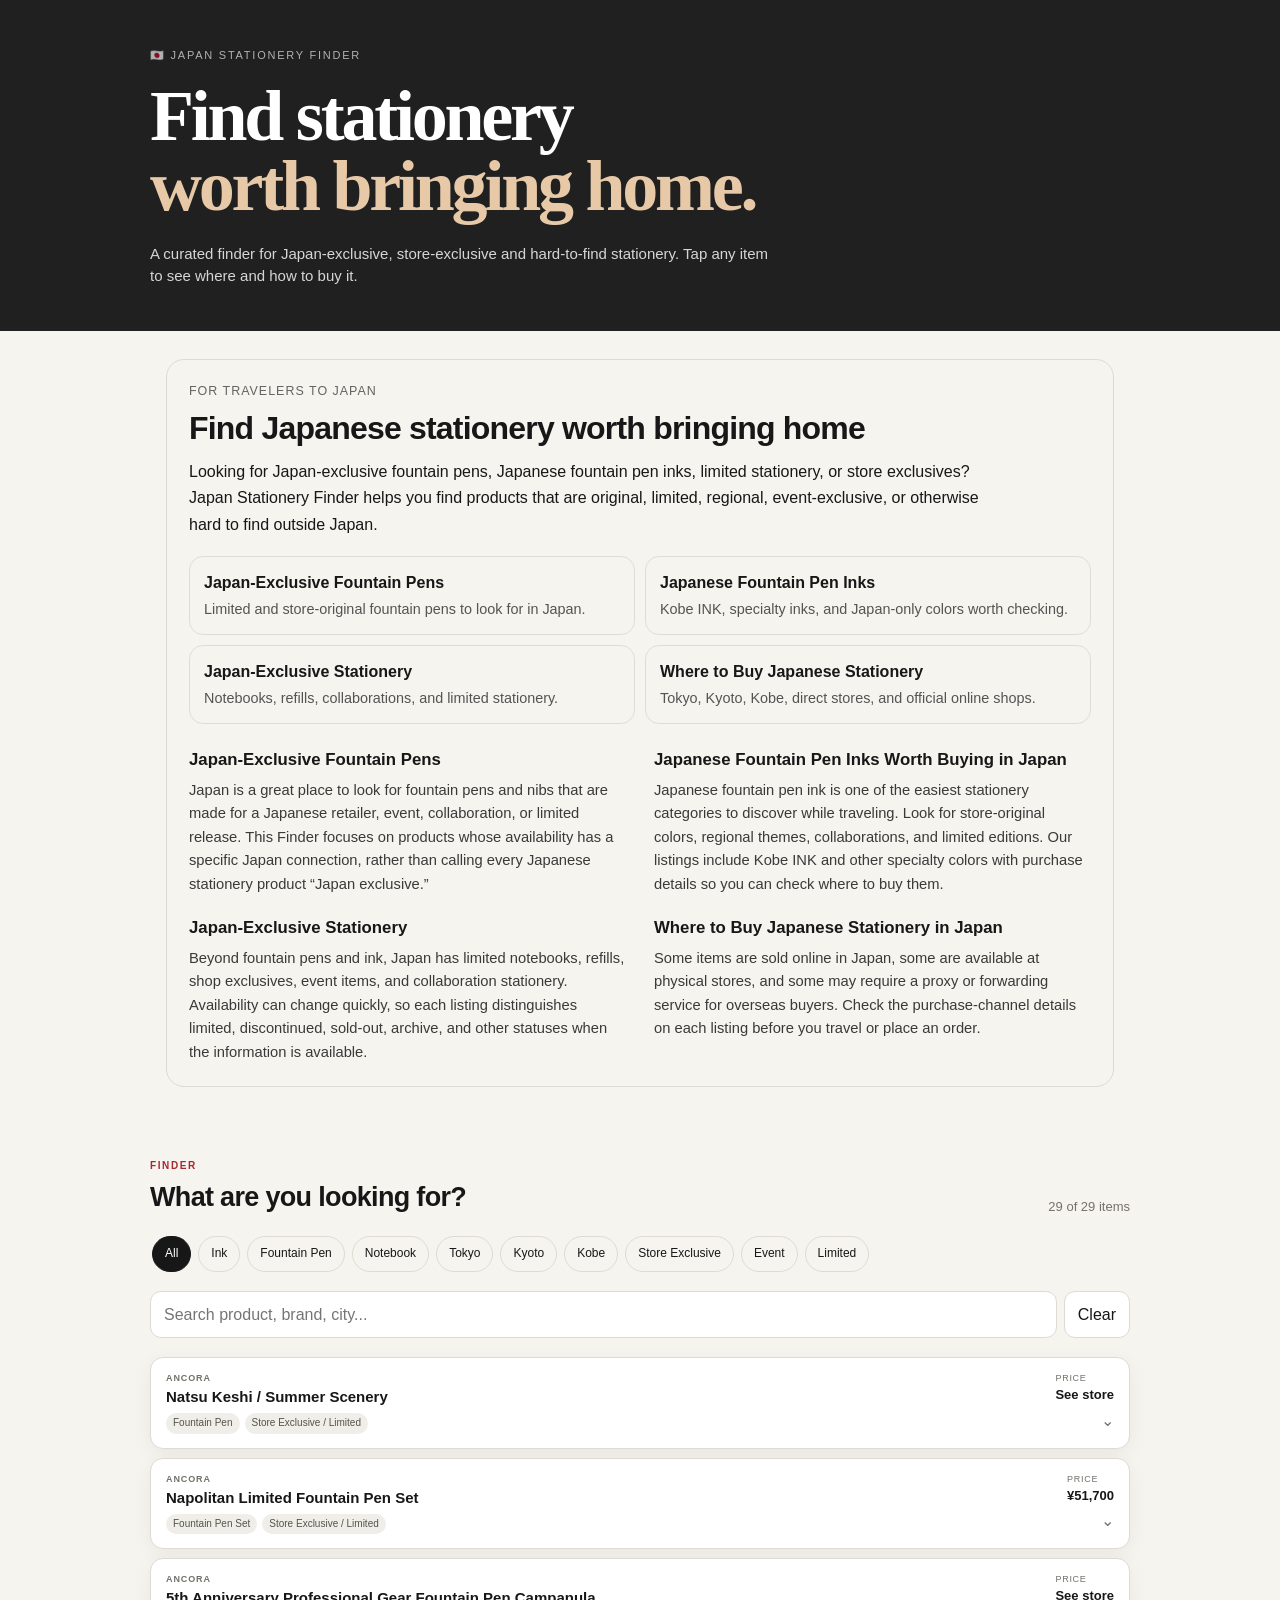
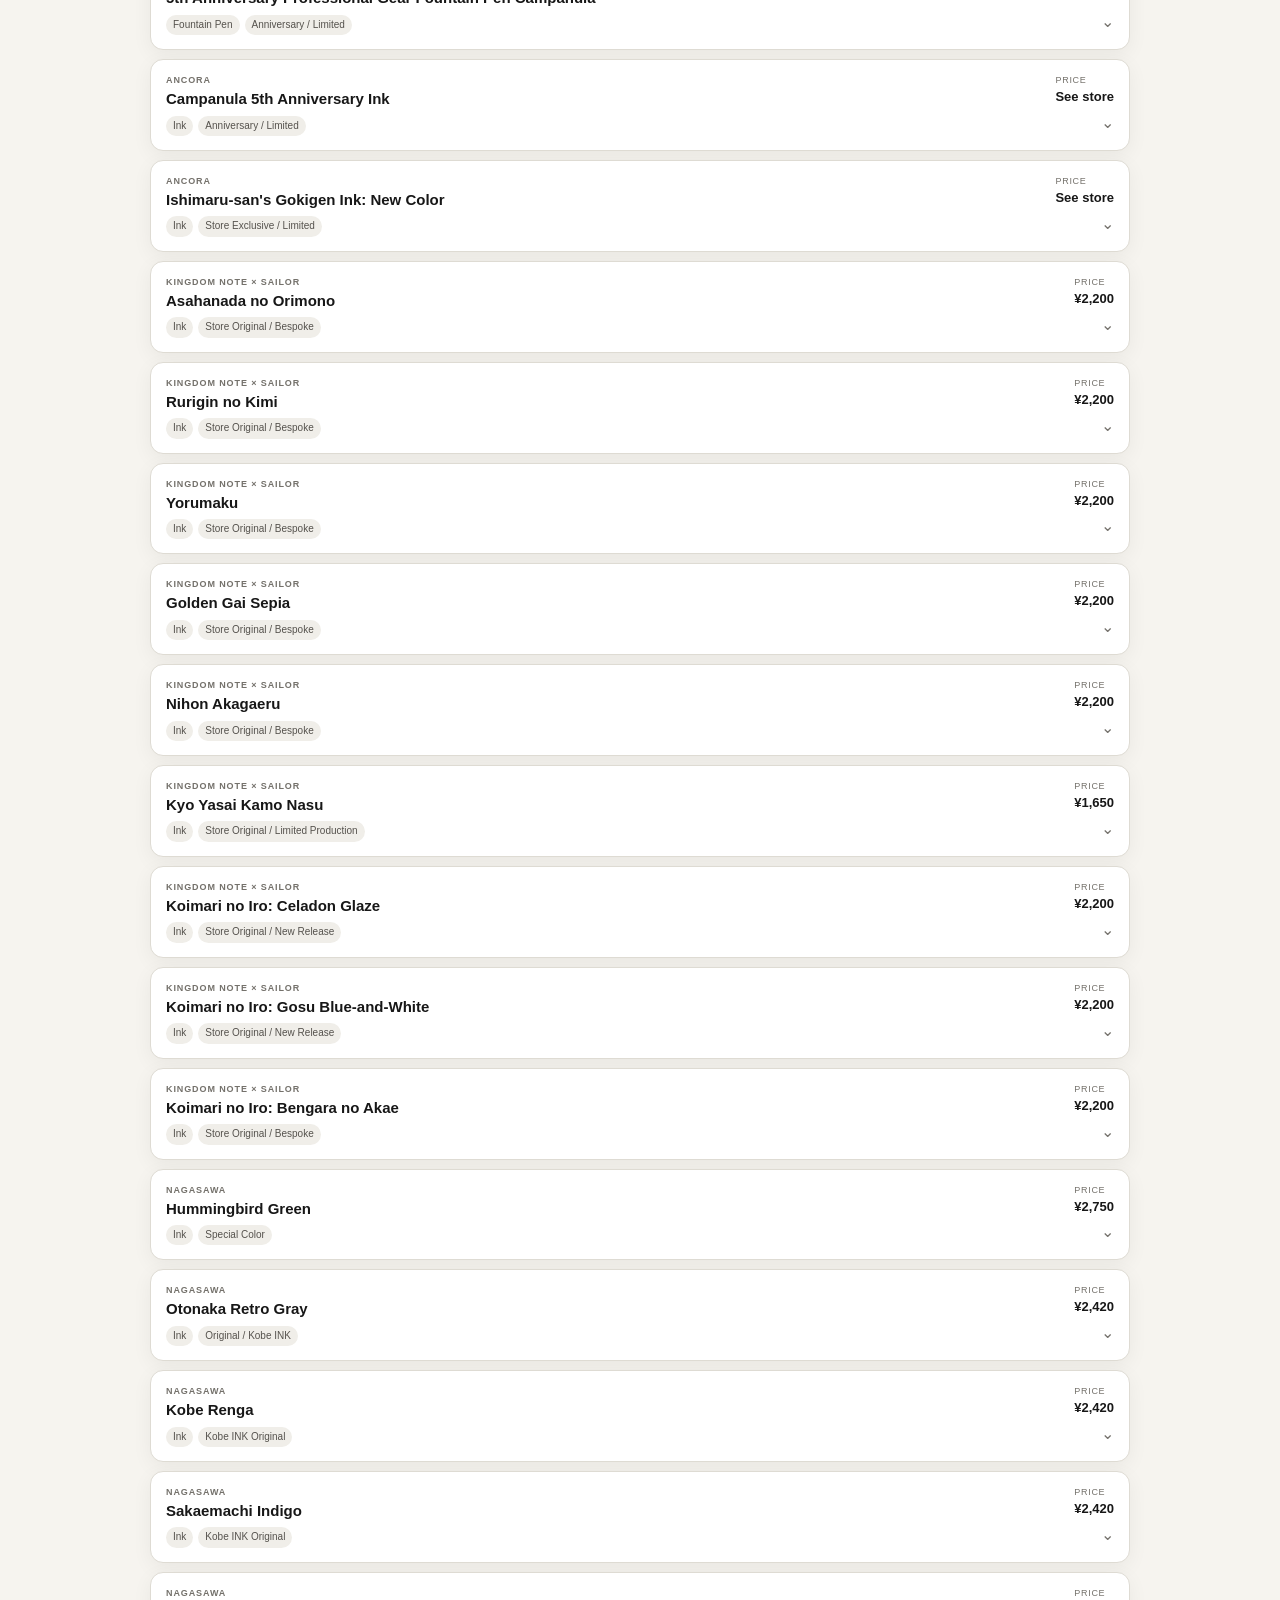
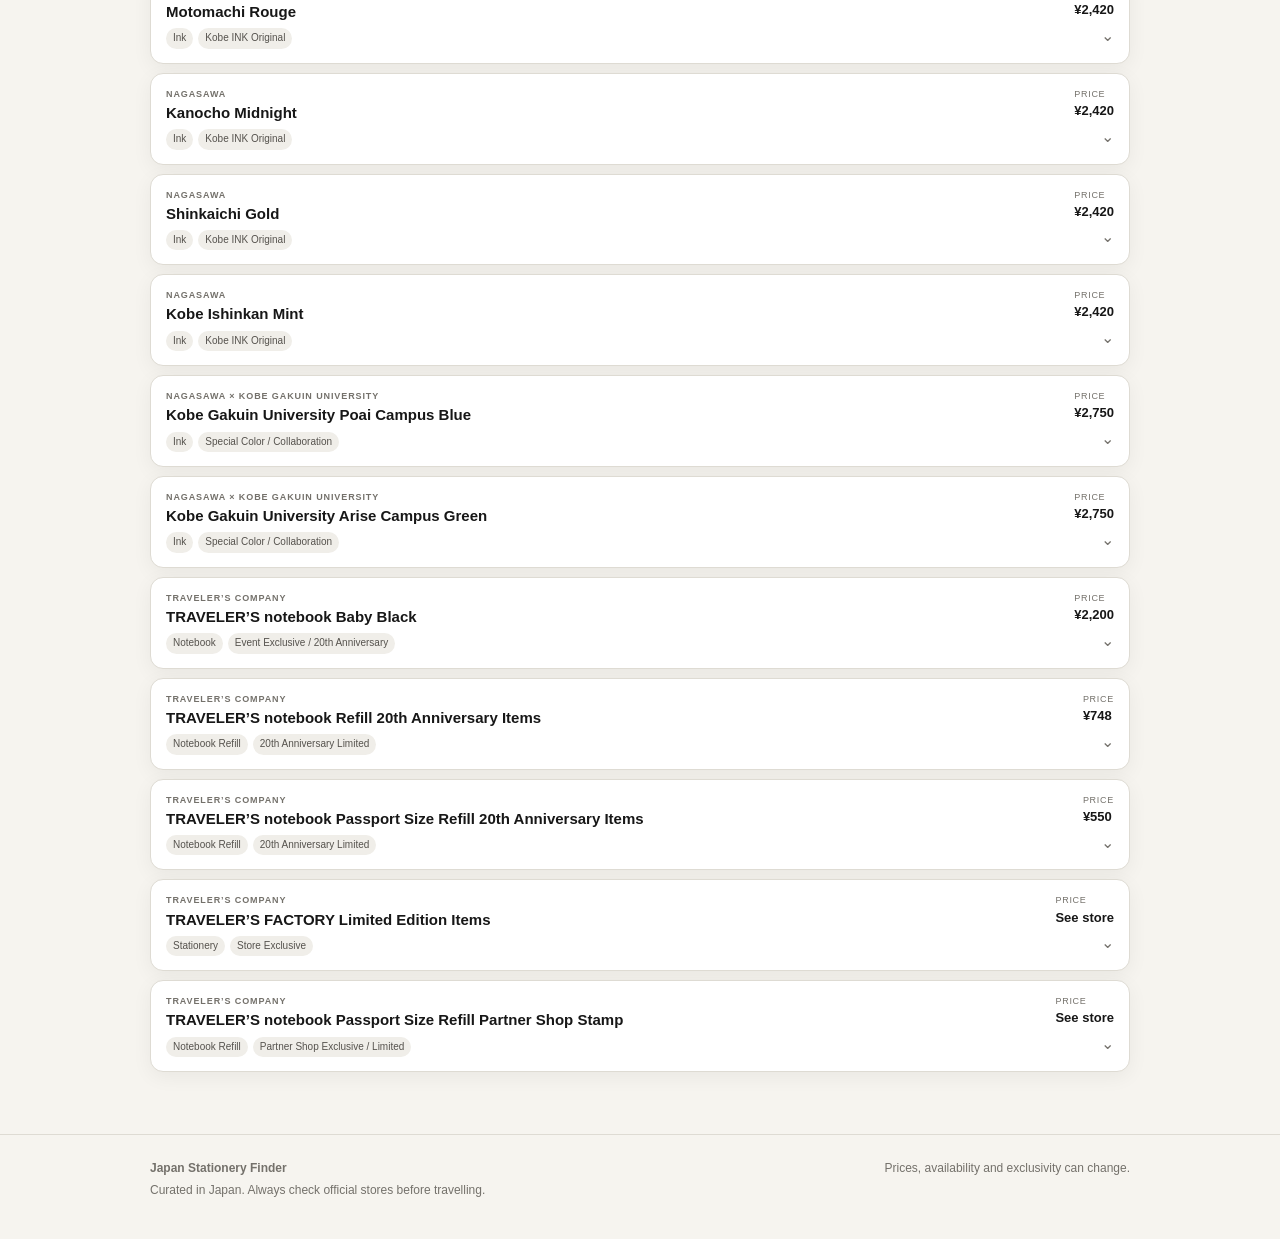
<file: index.html>
<!doctype html>
<html lang="en">
<head>
  <meta charset="utf-8">
  <meta name="viewport" content="width=device-width, initial-scale=1">
  <meta name="description" content="Find Japan-exclusive and hard-to-find stationery, including limited fountain pens, inks, notebooks and store exclusives in Tokyo, Kyoto, Kobe and across Japan.">
  <meta name="robots" content="index, follow">
  <meta name="author" content="Japan Stationery Finder">
  <meta name="theme-color" content="#202020">

  <link rel="canonical" href="https://japanstationeryfinder.github.io/">
  <link rel="icon" href="favicon.svg" type="image/svg+xml">

  <meta property="og:type" content="website">
  <meta property="og:site_name" content="Japan Stationery Finder">
  <meta property="og:title" content="Japan Stationery Finder | Japan-exclusive stationery">
  <meta property="og:description" content="Find Japan-exclusive and hard-to-find stationery worth bringing home from Japan.">
  <meta property="og:url" content="https://japanstationeryfinder.github.io/">
  <meta property="og:image" content="https://japanstationeryfinder.github.io/og-image.svg">
  <meta name="twitter:card" content="summary_large_image">
  <meta name="twitter:title" content="Japan Stationery Finder | Japan-exclusive stationery">
  <meta name="twitter:description" content="Find Japan-exclusive and hard-to-find stationery worth bringing home from Japan.">
  <meta name="twitter:image" content="https://japanstationeryfinder.github.io/og-image.svg">
  <title>Japan Stationery Finder | Japan-exclusive stationery, inks & fountain pens</title>
  <!-- Google tag (gtag.js) -->
  <script async src="https://www.googletagmanager.com/gtag/js?id=G-6GS0C4JMMF"></script>
  <script>
    window.dataLayer = window.dataLayer || [];
    function gtag(){dataLayer.push(arguments);}
    gtag('js', new Date());
    gtag('config', 'G-6GS0C4JMMF');
  </script>
  <link rel="stylesheet" href="style.css">

<meta name="keywords" content="Japan exclusive stationery, Japanese stationery, Japan exclusive fountain pens, Japanese fountain pen ink, Kobe Ink, Tokyo stationery, Kyoto stationery, Japan limited edition stationery">
<meta property="og:title" content="Japan Stationery Finder | Japan-exclusive stationery, inks & fountain pens">
<meta property="og:description" content="Find Japan-exclusive and hard-to-find stationery, including limited fountain pens, Japanese inks, notebooks and store exclusives in Tokyo, Kyoto, Kobe and across Japan.">

<style id="v5-seo-guides">
.seo-guides{margin:28px auto 34px;max-width:980px;padding:0 16px}
.seo-guides-inner{border:1px solid rgba(127,127,127,.22);border-radius:18px;padding:22px}
.seo-guides .eyebrow{margin:0 0 5px;font-size:.78rem;text-transform:uppercase;letter-spacing:.08em;opacity:.65}
.seo-guides h2{margin:0 0 8px;font-size:clamp(1.35rem,3vw,2rem)}
.seo-lead{margin:0 0 18px;line-height:1.65;max-width:820px}
.guide-grid{display:grid;grid-template-columns:repeat(2,minmax(0,1fr));gap:10px;margin:18px 0 24px}
.guide-card{display:block;padding:14px;border:1px solid rgba(127,127,127,.2);border-radius:14px;text-decoration:none;color:inherit;transition:transform .15s ease,background .15s ease}
.guide-card:hover{transform:translateY(-1px);background:rgba(127,127,127,.06)}
.guide-card strong{display:block;margin-bottom:5px}
.guide-card span{display:block;font-size:.9rem;line-height:1.45;opacity:.72}
.seo-guide-copy{display:grid;grid-template-columns:repeat(2,minmax(0,1fr));gap:20px 28px}
.seo-guide-copy article{scroll-margin-top:20px}
.seo-guide-copy h3{font-size:1.05rem;margin:0 0 6px}
.seo-guide-copy p{margin:0;line-height:1.6;font-size:.92rem;opacity:.84}
@media(max-width:640px){
 .seo-guides{padding:0 10px;margin:20px auto 26px}
 .seo-guides-inner{padding:17px}
 .guide-grid,.seo-guide-copy{grid-template-columns:1fr}
 .guide-grid{gap:8px}
}
</style>
</head>
<body>
  <header class="hero">
    <div class="wrap">
      <div class="eyebrow">🇯🇵 JAPAN STATIONERY FINDER</div>
      <h1>Find stationery<br><span>worth bringing home.</span></h1>
      <p class="intro">A curated finder for Japan-exclusive, store-exclusive and hard-to-find stationery. Tap any item to see where and how to buy it.</p>
    </div>
  </header>

  <main class="wrap">
<section class="seo-guides" aria-labelledby="guides-title">
  <div class="seo-guides-inner">
    <p class="eyebrow">For travelers to Japan</p>
    <h2 id="guides-title">Find Japanese stationery worth bringing home</h2>
    <p class="seo-lead">
      Looking for Japan-exclusive fountain pens, Japanese fountain pen inks, limited stationery,
      or store exclusives? Japan Stationery Finder helps you find products that are original,
      limited, regional, event-exclusive, or otherwise hard to find outside Japan.
    </p>

    <div class="guide-grid">
      <a class="guide-card" href="#guide-fountain-pens">
        <strong>Japan-Exclusive Fountain Pens</strong>
        <span>Limited and store-original fountain pens to look for in Japan.</span>
      </a>
      <a class="guide-card" href="#guide-inks">
        <strong>Japanese Fountain Pen Inks</strong>
        <span>Kobe INK, specialty inks, and Japan-only colors worth checking.</span>
      </a>
      <a class="guide-card" href="#guide-stationery">
        <strong>Japan-Exclusive Stationery</strong>
        <span>Notebooks, refills, collaborations, and limited stationery.</span>
      </a>
      <a class="guide-card" href="#guide-where-to-buy">
        <strong>Where to Buy Japanese Stationery</strong>
        <span>Tokyo, Kyoto, Kobe, direct stores, and official online shops.</span>
      </a>
    </div>

    <div class="seo-guide-copy">
      <article id="guide-fountain-pens">
        <h3>Japan-Exclusive Fountain Pens</h3>
        <p>
          Japan is a great place to look for fountain pens and nibs that are made for a Japanese
          retailer, event, collaboration, or limited release. This Finder focuses on products
          whose availability has a specific Japan connection, rather than calling every Japanese
          stationery product “Japan exclusive.”
        </p>
      </article>

      <article id="guide-inks">
        <h3>Japanese Fountain Pen Inks Worth Buying in Japan</h3>
        <p>
          Japanese fountain pen ink is one of the easiest stationery categories to discover while
          traveling. Look for store-original colors, regional themes, collaborations, and limited
          editions. Our listings include Kobe INK and other specialty colors with purchase details
          so you can check where to buy them.
        </p>
      </article>

      <article id="guide-stationery">
        <h3>Japan-Exclusive Stationery</h3>
        <p>
          Beyond fountain pens and ink, Japan has limited notebooks, refills, shop exclusives,
          event items, and collaboration stationery. Availability can change quickly, so each
          listing distinguishes limited, discontinued, sold-out, archive, and other statuses when
          the information is available.
        </p>
      </article>

      <article id="guide-where-to-buy">
        <h3>Where to Buy Japanese Stationery in Japan</h3>
        <p>
          Some items are sold online in Japan, some are available at physical stores, and some
          may require a proxy or forwarding service for overseas buyers. Check the purchase-channel
          details on each listing before you travel or place an order.
        </p>
      </article>
    </div>
  </div>
</section>

    <section class="finder">
      <div class="finder-head">
        <div>
          <p class="kicker">FINDER</p>
          <h2>What are you looking for?</h2>
        </div>
        <div id="resultCount" class="result-count"></div>
      </div>

      <div class="filters" id="filters"></div>

      <div class="search-row">
        <input id="search" type="search" placeholder="Search product, brand, city..." aria-label="Search products">
        <button id="clearSearch" type="button" class="clear">Clear</button>
      </div>

      <div id="productList" class="product-list" aria-live="polite"></div>
    </section>
  </main>

  <footer>
    <div class="wrap footer-inner">
      <div>
        <strong>Japan Stationery Finder</strong>
        <p>Curated in Japan. Always check official stores before travelling.</p>
      </div>
      <div class="footer-note">Prices, availability and exclusivity can change.</div>
    </div>
  </footer>

  <script src="script.js"></script>
</body>
</html>
</file>
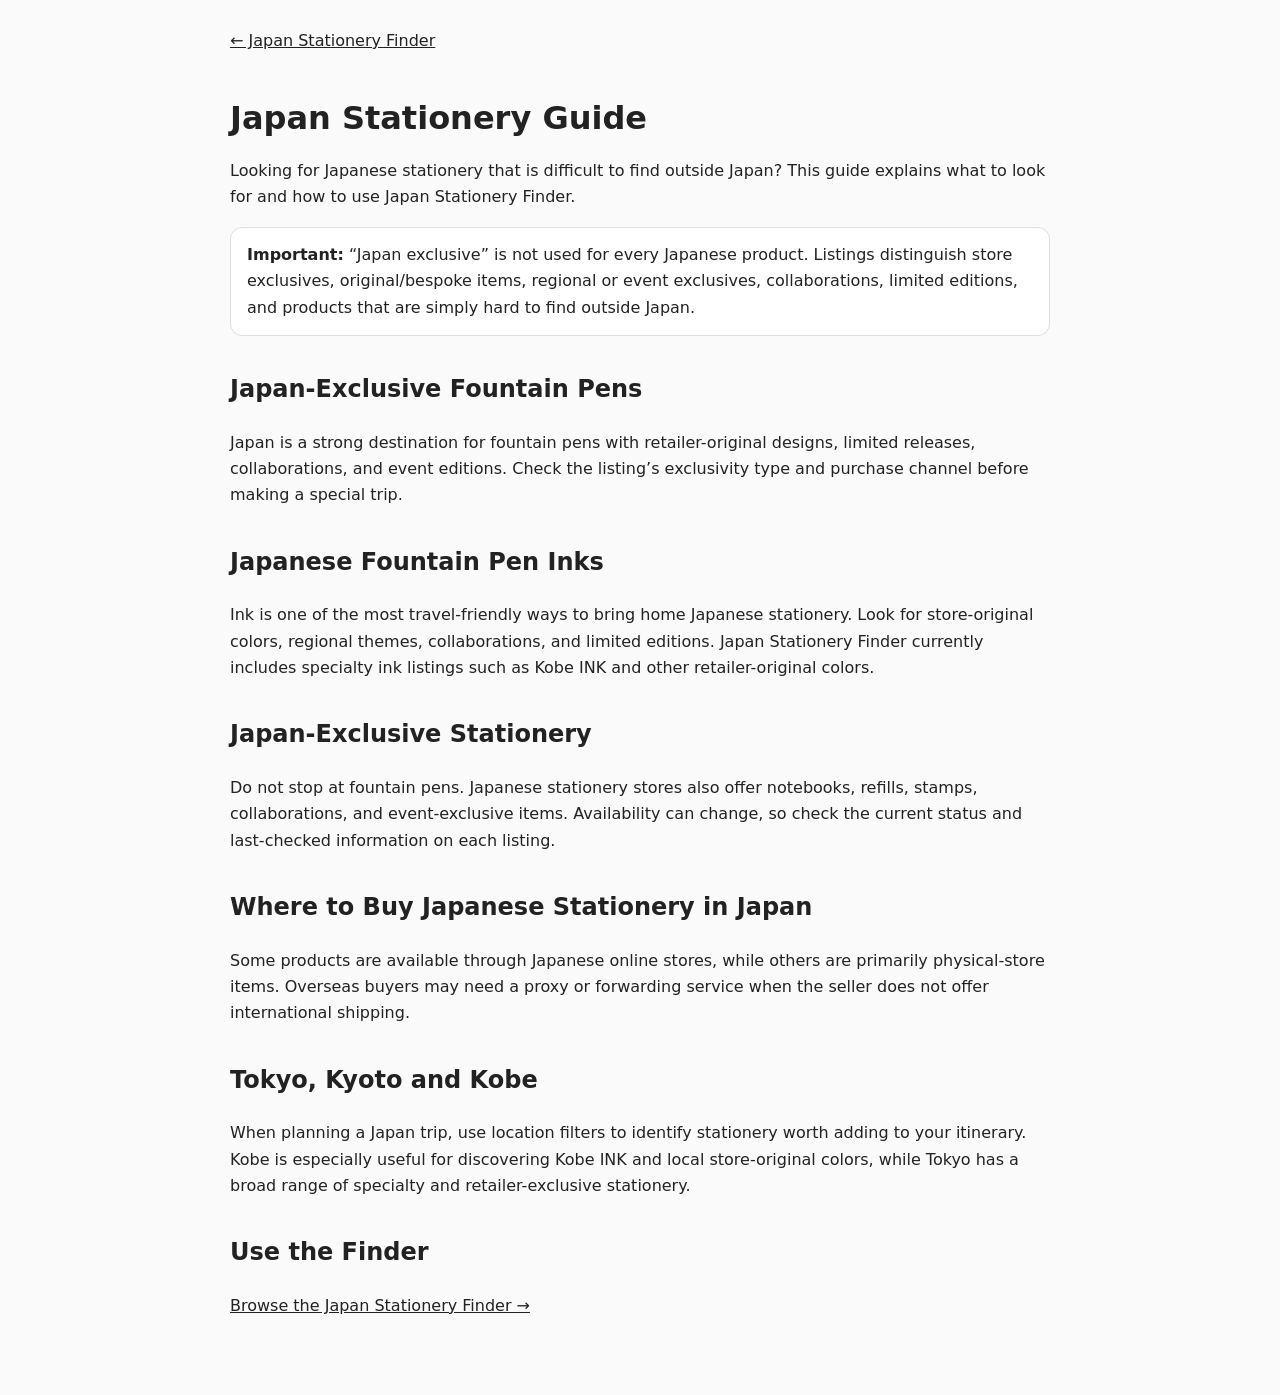
<file: guide.html>
<!doctype html>
<html lang="en">
<head>
<meta charset="utf-8">
<meta name="viewport" content="width=device-width,initial-scale=1">
<title>Japan Stationery Guide | Japanese fountain pens, inks & exclusive stationery</title>
<meta name="description" content="A practical guide to Japan-exclusive fountain pens, Japanese fountain pen inks, limited stationery, store exclusives, and where to buy stationery in Japan.">
<meta name="robots" content="index,follow">
<link rel="canonical" href="https://japanstationeryfinder.github.io/guide.html">
<meta property="og:type" content="article">
<meta property="og:title" content="Japan Stationery Guide | Japanese fountain pens, inks & exclusive stationery">
<meta property="og:description" content="Find Japanese stationery worth bringing home, including fountain pens, inks, notebooks, store exclusives and limited editions.">
<style>
body{font-family:system-ui,-apple-system,BlinkMacSystemFont,"Segoe UI",sans-serif;line-height:1.65;margin:0;color:#222;background:#fafafa}
main{max-width:820px;margin:auto;padding:28px 18px 60px}
a{color:inherit}.back{display:inline-block;margin-bottom:24px}
h1{line-height:1.15}h2{margin-top:34px}.note{padding:14px 16px;border:1px solid #ddd;border-radius:12px;background:white}
</style>
</head>
<body><main>
<a class="back" href="./">← Japan Stationery Finder</a>
<h1>Japan Stationery Guide</h1>
<p>Looking for Japanese stationery that is difficult to find outside Japan? This guide explains what to look for and how to use Japan Stationery Finder.</p>

<div class="note"><strong>Important:</strong> “Japan exclusive” is not used for every Japanese product. Listings distinguish store exclusives, original/bespoke items, regional or event exclusives, collaborations, limited editions, and products that are simply hard to find outside Japan.</div>

<h2>Japan-Exclusive Fountain Pens</h2>
<p>Japan is a strong destination for fountain pens with retailer-original designs, limited releases, collaborations, and event editions. Check the listing’s exclusivity type and purchase channel before making a special trip.</p>

<h2>Japanese Fountain Pen Inks</h2>
<p>Ink is one of the most travel-friendly ways to bring home Japanese stationery. Look for store-original colors, regional themes, collaborations, and limited editions. Japan Stationery Finder currently includes specialty ink listings such as Kobe INK and other retailer-original colors.</p>

<h2>Japan-Exclusive Stationery</h2>
<p>Do not stop at fountain pens. Japanese stationery stores also offer notebooks, refills, stamps, collaborations, and event-exclusive items. Availability can change, so check the current status and last-checked information on each listing.</p>

<h2>Where to Buy Japanese Stationery in Japan</h2>
<p>Some products are available through Japanese online stores, while others are primarily physical-store items. Overseas buyers may need a proxy or forwarding service when the seller does not offer international shipping.</p>

<h2>Tokyo, Kyoto and Kobe</h2>
<p>When planning a Japan trip, use location filters to identify stationery worth adding to your itinerary. Kobe is especially useful for discovering Kobe INK and local store-original colors, while Tokyo has a broad range of specialty and retailer-exclusive stationery.</p>

<h2>Use the Finder</h2>
<p><a href="./">Browse the Japan Stationery Finder →</a></p>
</main></body></html>
</file>
<file: style.css>
* { box-sizing: border-box; }

:root {
  --bg: #f6f4ef;
  --card: #fff;
  --ink: #171717;
  --muted: #74716b;
  --line: #dedbd3;
  --accent: #a72831;
  --accent-soft: #f6e8e8;
  --dark: #202020;
  --shadow: 0 5px 20px rgba(0,0,0,.055);
}

html { scroll-behavior: smooth; }
body {
  margin: 0;
  background: var(--bg);
  color: var(--ink);
  font-family: -apple-system, BlinkMacSystemFont, "Segoe UI", sans-serif;
  line-height: 1.45;
}
button, input { font: inherit; }
button { cursor: pointer; }
.wrap { width: min(980px, calc(100% - 32px)); margin: 0 auto; }

.hero { background: var(--dark); color: #fff; padding: 48px 0 44px; }
.eyebrow { font-size: 11px; letter-spacing: .16em; opacity: .65; margin-bottom: 17px; }
h1 {
  font-family: Georgia, "Times New Roman", serif;
  font-size: clamp(42px, 7vw, 72px);
  line-height: .98;
  margin: 0;
  letter-spacing: -.045em;
}
h1 span { color: #e7c9a8; }
.intro { max-width: 620px; margin: 21px 0 0; color: #d6d6d6; font-size: 15px; }

.finder { padding: 38px 0 62px; }
.finder-head { display: flex; justify-content: space-between; align-items: end; gap: 16px; margin-bottom: 17px; }
.kicker { font-size: 10px; letter-spacing: .16em; color: var(--accent); font-weight: 800; margin: 0 0 4px; }
h2 { font-size: 27px; margin: 0; letter-spacing: -.025em; }
.result-count { color: var(--muted); font-size: 13px; white-space: nowrap; }

.filters {
  display: flex;
  flex-wrap: nowrap;
  gap: 7px;
  overflow-x: auto;
  padding: 2px 2px 8px;
  margin-bottom: 11px;
  scrollbar-width: none;
}
.filters::-webkit-scrollbar { display: none; }
.filter {
  flex: 0 0 auto;
  border: 1px solid var(--line);
  background: transparent;
  color: var(--ink);
  padding: 8px 12px;
  border-radius: 999px;
  font-size: 12px;
}
.filter.active { background: var(--ink); border-color: var(--ink); color: white; }

.search-row { display: flex; gap: 7px; margin-bottom: 19px; }
#search {
  flex: 1; min-width: 0; border: 1px solid var(--line); background: #fff;
  border-radius: 11px; padding: 11px 13px; outline: none;
}
#search:focus { border-color: #999; }
.clear { border: 1px solid var(--line); background: #fff; border-radius: 11px; padding: 0 13px; color: var(--ink); }

.product-list { display: grid; gap: 9px; }
.product {
  background: var(--card);
  border: 1px solid var(--line);
  border-radius: 13px;
  box-shadow: var(--shadow);
  overflow: hidden;
}
.product-summary {
  width: 100%; border: 0; background: transparent; text-align: left; color: inherit;
  padding: 14px 15px; display: grid; grid-template-columns: 1fr auto; gap: 10px;
}
.product-summary:hover { background: #fcfbf8; }
.brand { font-size: 9px; text-transform: uppercase; letter-spacing: .1em; color: var(--muted); font-weight: 800; }
.product-name { font-size: 15px; line-height: 1.22; font-weight: 760; margin: 3px 0 7px; }
.meta { display: flex; flex-wrap: wrap; gap: 5px; }
.tag { display: inline-block; border-radius: 999px; padding: 3px 7px; background: #f0eee9; font-size: 10px; color: #55524d; }
.price-block { text-align: right; min-width: 72px; }
.price-label { color: var(--muted); font-size: 9px; text-transform: uppercase; letter-spacing: .08em; }
.price { font-weight: 850; font-size: 13px; white-space: nowrap; margin-top: 1px; }
.chevron { display: block; margin-top: 8px; color: var(--muted); font-size: 16px; line-height: 1; text-align: right; transition: transform .18s ease; }
.product.open .chevron { transform: rotate(180deg); }

.details { max-height: 0; overflow: hidden; border-top: 0 solid var(--line); padding: 0 15px; background: #fbfaf7; transition: max-height .22s ease, padding .22s ease, border-width .22s ease; }
.product.open .details { max-height: 900px; border-top-width: 1px; padding: 15px; }
.detail-grid { display: grid; grid-template-columns: repeat(2, 1fr); gap: 12px 18px; }
.detail-label { font-size: 9px; color: var(--muted); text-transform: uppercase; letter-spacing: .08em; }
.detail-value { margin-top: 2px; font-size: 12px; }
.actions { margin-top: 15px; }
.official { display: inline-block; background: var(--accent); color: white; text-decoration: none; padding: 9px 12px; border-radius: 9px; font-size: 12px; font-weight: 750; }
.note { margin-top: 10px; color: var(--muted); font-size: 11px; line-height: 1.5; }
.empty { padding: 30px; text-align: center; color: var(--muted); border: 1px dashed var(--line); border-radius: 13px; }

footer { border-top: 1px solid var(--line); padding: 25px 0 40px; color: var(--muted); font-size: 12px; }
.footer-inner { display: flex; justify-content: space-between; gap: 18px; }
footer p { margin: 4px 0 0; }

@media (max-width: 620px) {
  .wrap { width: min(100% - 22px, 980px); }
  .hero { padding: 34px 0 32px; }
  .intro { font-size: 13px; }
  .finder { padding-top: 28px; }
  h2 { font-size: 23px; }
  .finder-head { align-items: center; }
  .detail-grid { grid-template-columns: 1fr 1fr; gap: 11px 12px; }
  .footer-inner { display: block; }
  .footer-note { margin-top: 10px; }
}
</file>
